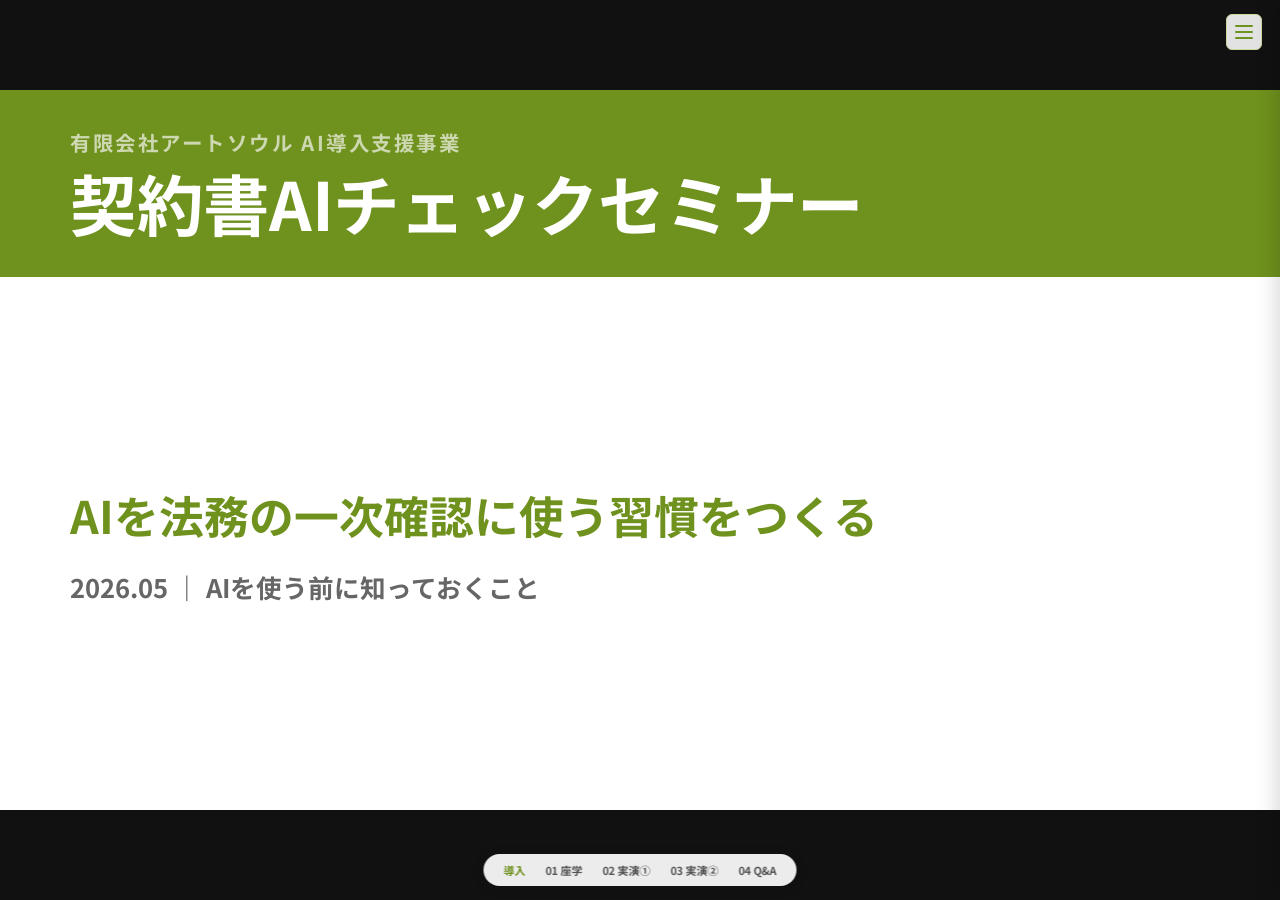
<file: index.html>
<!DOCTYPE html>
<html lang="ja">
<head>
  <meta charset="UTF-8">
  <meta name="viewport" content="width=device-width, initial-scale=1.0">
  <title>契約書AIチェックセミナー</title>
  <link rel="preconnect" href="https://fonts.googleapis.com">
  <link rel="preconnect" href="https://fonts.gstatic.com" crossorigin>
  <link href="https://fonts.googleapis.com/css2?family=Noto+Sans+JP:wght@300;400;500;700&display=swap" rel="stylesheet">
  <link rel="stylesheet" href="css/style.css">
</head>
<body>
  <div class="slide-stage"></div>

  <nav class="section-nav"></nav>

  <button class="sidebar-toggle" aria-label="メニュー">
    <span></span><span></span><span></span>
  </button>
  <div class="sidebar-backdrop"></div>
  <aside class="sidebar">
    <div class="sidebar-title">契約書AIチェックセミナー</div>
    <div class="sidebar-list"></div>
  </aside>

  <script src="js/slides.js"></script>
  <script src="js/app.js"></script>
</body>
</html>
</file>
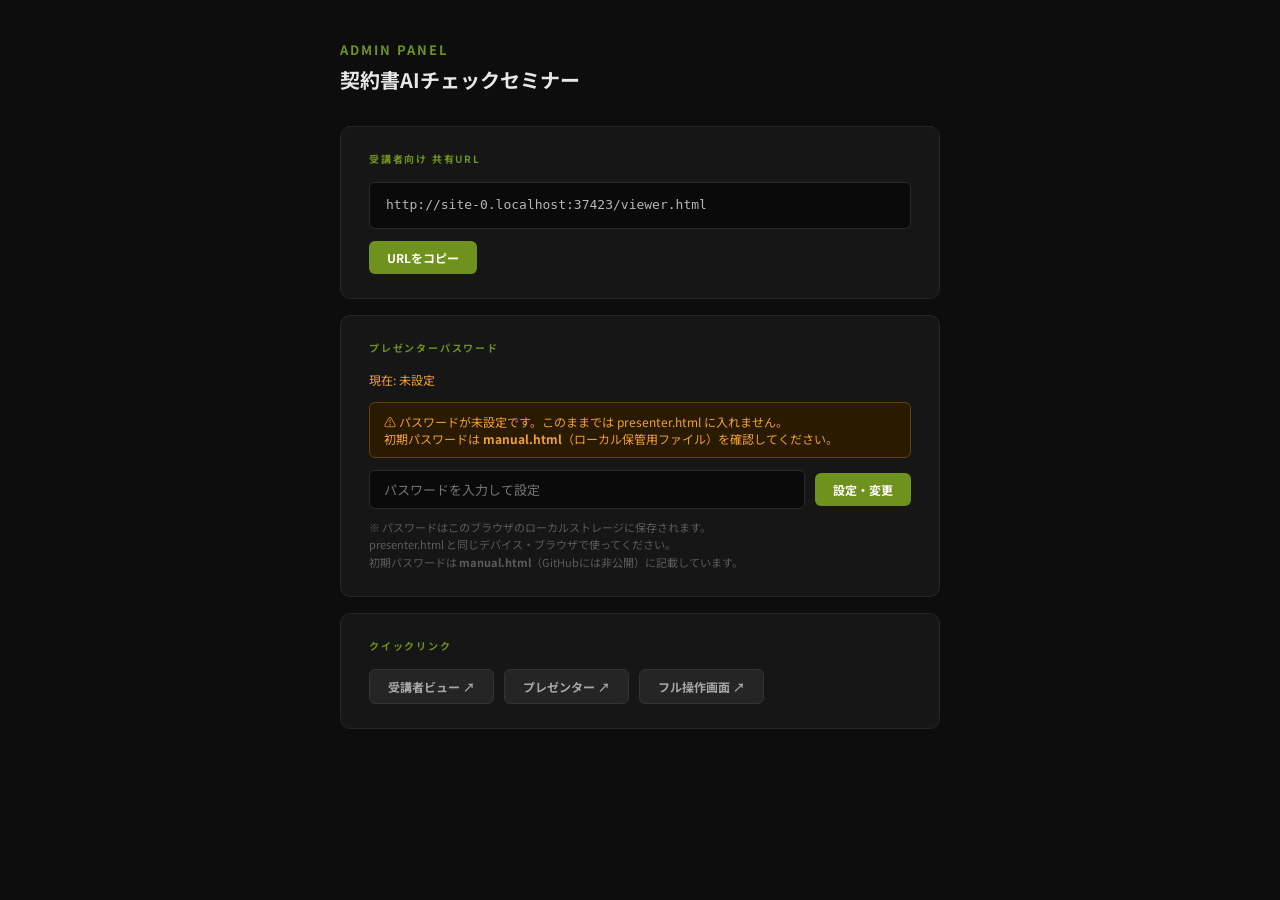
<file: admin.html>
﻿<!DOCTYPE html>
<html lang="ja">
<head>
  <meta charset="UTF-8">
  <meta name="viewport" content="width=device-width, initial-scale=1.0">
  <title>管理画面 — 契約書AIチェックセミナー</title>
  <link rel="preconnect" href="https://fonts.googleapis.com">
  <link rel="preconnect" href="https://fonts.gstatic.com" crossorigin>
  <link href="https://fonts.googleapis.com/css2?family=Noto+Sans+JP:wght@300;400;500;700&display=swap" rel="stylesheet">
  <style>
    *, *::before, *::after { box-sizing: border-box; margin: 0; padding: 0; }
    body {
      background: #0d0d0d;
      color: rgba(255,255,255,.85);
      font-family: 'Noto Sans JP', sans-serif;
      min-height: 100vh;
      display: flex;
      flex-direction: column;
      align-items: center;
      padding: 40px 20px 60px;
    }
    .admin-header {
      width: 100%;
      max-width: 600px;
      margin-bottom: 32px;
    }
    .admin-header h1 {
      font-size: 13px;
      font-weight: 700;
      color: #6F911D;
      letter-spacing: .15em;
      text-transform: uppercase;
      margin-bottom: 6px;
    }
    .admin-header p {
      font-size: 20px;
      font-weight: 700;
      color: rgba(255,255,255,.9);
    }
    .card {
      width: 100%;
      max-width: 600px;
      background: #161616;
      border: 1px solid #252525;
      border-radius: 10px;
      padding: 24px 28px;
      margin-bottom: 16px;
    }
    .card-title {
      font-size: 10px;
      font-weight: 700;
      color: #6F911D;
      letter-spacing: .18em;
      text-transform: uppercase;
      margin-bottom: 16px;
    }
    .url-box {
      background: #0a0a0a;
      border: 1px solid #2a2a2a;
      border-radius: 6px;
      padding: 12px 16px;
      font-size: 13px;
      color: rgba(255,255,255,.7);
      word-break: break-all;
      margin-bottom: 12px;
      font-family: monospace;
      line-height: 1.6;
    }
    .btn {
      display: inline-flex;
      align-items: center;
      gap: 6px;
      padding: 8px 18px;
      border-radius: 6px;
      border: none;
      font-size: 12px;
      font-weight: 700;
      font-family: 'Noto Sans JP', sans-serif;
      cursor: pointer;
      transition: background .15s;
    }
    .btn-primary { background: #6F911D; color: #fff; }
    .btn-primary:hover { background: #5e7a18; }
    .btn-ghost {
      background: #252525;
      color: rgba(255,255,255,.6);
      border: 1px solid #333;
    }
    .btn-ghost:hover { background: #303030; color: #fff; }
    .feedback {
      display: inline-block;
      margin-left: 10px;
      font-size: 11px;
      color: #6F911D;
      font-weight: 700;
      opacity: 0;
      transition: opacity .2s;
    }
    .feedback.show { opacity: 1; }
    .form-row {
      display: flex;
      gap: 10px;
      align-items: center;
    }
    .form-input {
      flex: 1;
      background: #0a0a0a;
      border: 1px solid #2a2a2a;
      border-radius: 6px;
      padding: 9px 14px;
      font-size: 13px;
      color: rgba(255,255,255,.85);
      font-family: 'Noto Sans JP', sans-serif;
      outline: none;
      transition: border-color .15s;
    }
    .form-input:focus { border-color: #6F911D; }
    .pwd-hint {
      font-size: 11px;
      color: rgba(255,255,255,.3);
      margin-top: 10px;
      line-height: 1.6;
    }
    .pwd-current {
      font-size: 12px;
      color: rgba(255,255,255,.45);
      margin-bottom: 14px;
    }
    .links-row {
      display: flex;
      gap: 10px;
      flex-wrap: wrap;
    }
    a.btn { text-decoration: none; }
    .divider {
      width: 100%;
      max-width: 600px;
      height: 1px;
      background: #1e1e1e;
      margin: 8px 0 16px;
    }
  </style>
</head>
<body>
  <div class="admin-header">
    <h1>Admin Panel</h1>
    <p>契約書AIチェックセミナー</p>
  </div>

  <!-- 共有URL -->
  <div class="card">
    <div class="card-title">受講者向け 共有URL</div>
    <div class="url-box" id="share-url-display">—</div>
    <button class="btn btn-primary" onclick="copyShareUrl()">URLをコピー</button>
    <span class="feedback" id="copy-feedback">コピーしました</span>
  </div>

  <!-- パスワード変更 -->
  <div class="card">
    <div class="card-title">プレゼンターパスワード</div>
    <div class="pwd-current" id="pwd-current-label"></div>
    <div id="pwd-warning" style="display:none;background:#2a1a00;border:1px solid #6b3d00;border-radius:6px;padding:10px 14px;font-size:12px;color:#f0a030;margin-bottom:12px;">
      ⚠ パスワードが未設定です。このままでは presenter.html に入れません。<br>初期パスワードは <strong>manual.html</strong>（ローカル保管用ファイル）を確認してください。
    </div>
    <div class="form-row">
      <input type="password" class="form-input" id="new-pwd-input" placeholder="パスワードを入力して設定">
      <button class="btn btn-primary" onclick="savePassword()">設定・変更</button>
    </div>
    <div class="pwd-hint">
      ※ パスワードはこのブラウザのローカルストレージに保存されます。<br>
      presenter.html と同じデバイス・ブラウザで使ってください。<br>
      初期パスワードは <strong>manual.html</strong>（GitHubには非公開）に記載しています。
    </div>
  </div>

  <!-- クイックリンク -->
  <div class="card">
    <div class="card-title">クイックリンク</div>
    <div class="links-row">
      <a class="btn btn-ghost" id="link-viewer" href="viewer.html" target="_blank">受講者ビュー ↗</a>
      <a class="btn btn-ghost" href="presenter.html" target="_blank">プレゼンター ↗</a>
      <a class="btn btn-ghost" href="index.html" target="_blank">フル操作画面 ↗</a>
    </div>
  </div>

  <script>
    var PWD_KEY = 'presenterPwd';

    /* ---- Share URL ---- */
    var shareUrl = location.href.replace(/admin\.html.*$/, 'viewer.html');
    document.getElementById('share-url-display').textContent = shareUrl;
    document.getElementById('link-viewer').href = shareUrl;

    function copyShareUrl() {
      navigator.clipboard.writeText(shareUrl).then(function () {
        var fb = document.getElementById('copy-feedback');
        fb.classList.add('show');
        setTimeout(function () { fb.classList.remove('show'); }, 2000);
      }).catch(function () {
        prompt('URLをコピーしてください:', shareUrl);
      });
    }

    /* ---- Password ---- */
    function updatePwdLabel() {
      var stored = localStorage.getItem(PWD_KEY);
      var el      = document.getElementById('pwd-current-label');
      var warnEl  = document.getElementById('pwd-warning');
      if (stored) {
        el.textContent       = '現在: ' + '●'.repeat(Math.min(stored.length, 16)) + '（設定済み）';
        el.style.color       = 'rgba(255,255,255,.45)';
        warnEl.style.display = 'none';
      } else {
        el.textContent       = '現在: 未設定';
        el.style.color       = '#f0a030';
        warnEl.style.display = 'block';
      }
    }
    updatePwdLabel();

    function savePassword() {
      var input = document.getElementById('new-pwd-input');
      var newPwd = input.value.trim();
      if (!newPwd) { alert('パスワードを入力してください'); return; }
      localStorage.setItem(PWD_KEY, newPwd);
      input.value = '';
      updatePwdLabel();
      alert('パスワードを変更しました。次回 presenter.html を開いたとき反映されます。');
    }

    document.getElementById('new-pwd-input').addEventListener('keydown', function (e) {
      if (e.key === 'Enter') savePassword();
    });
  </script>
</body>
</html>
</file>
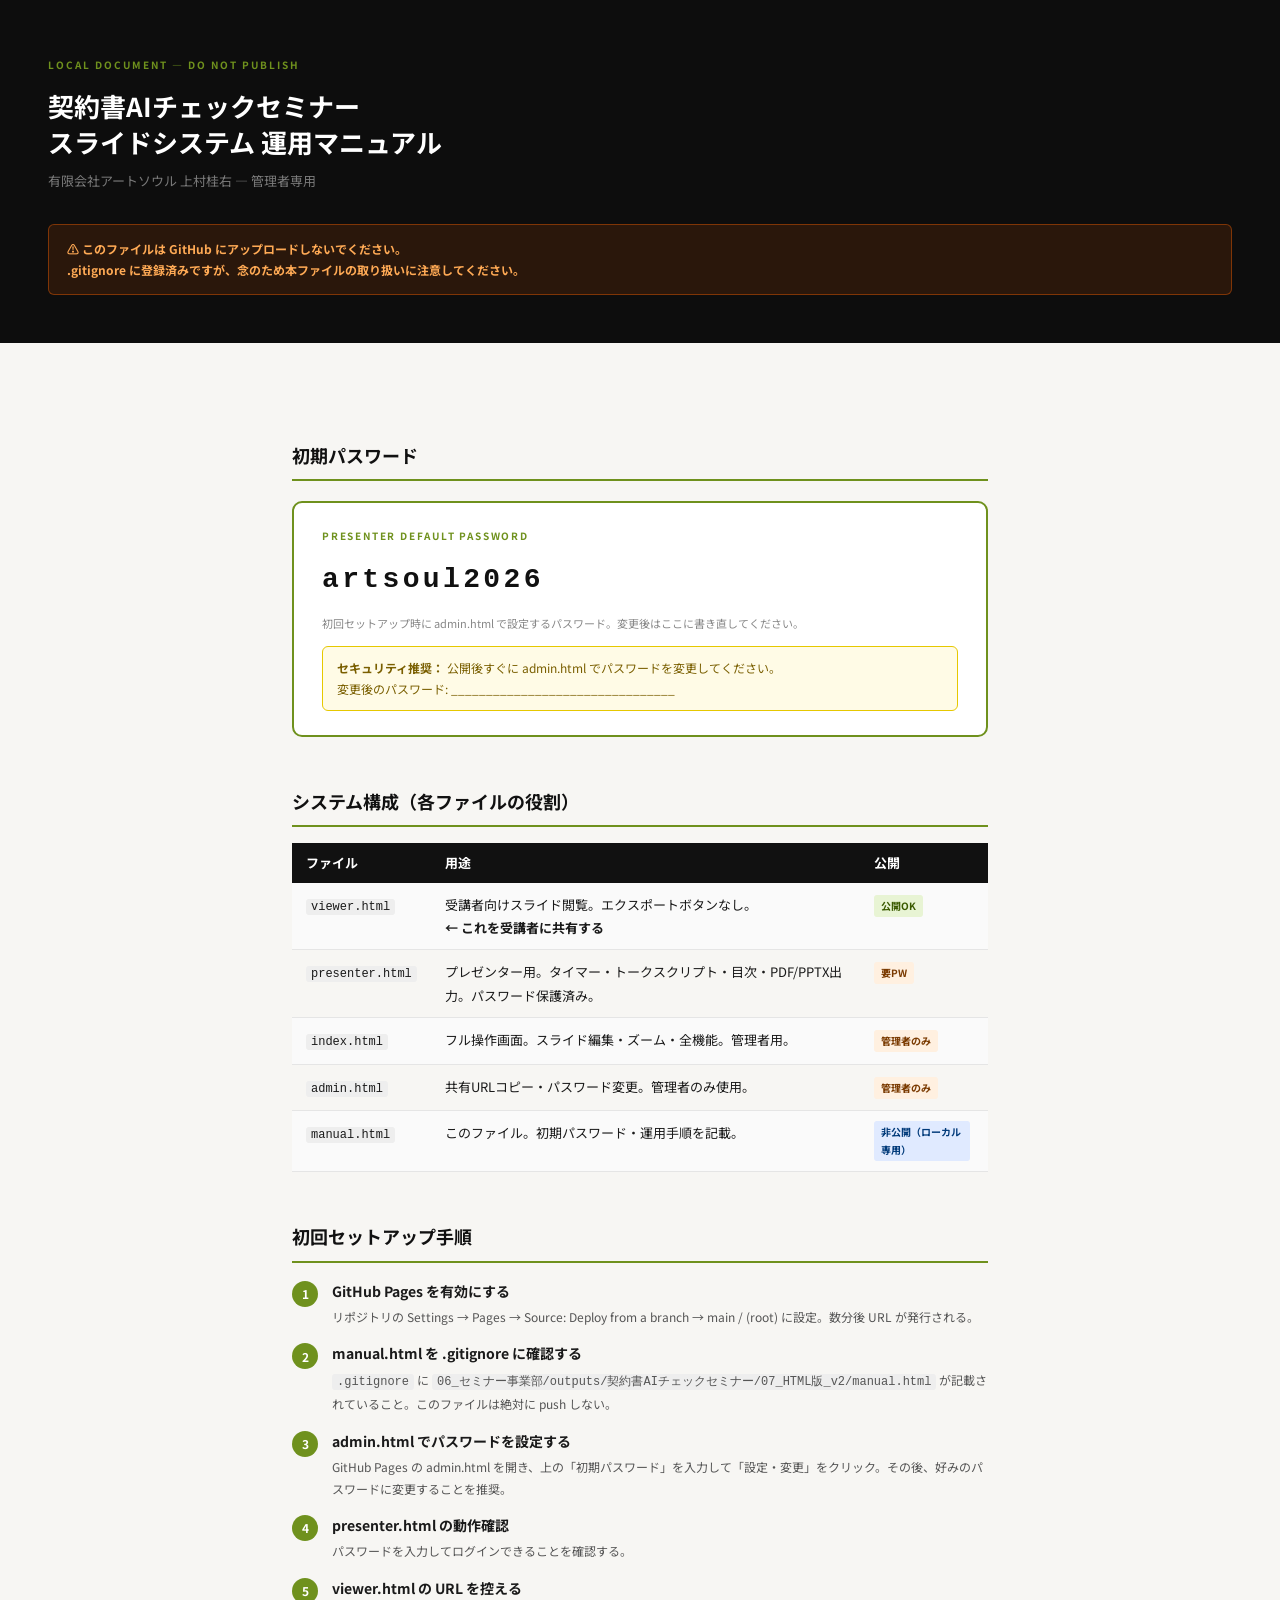
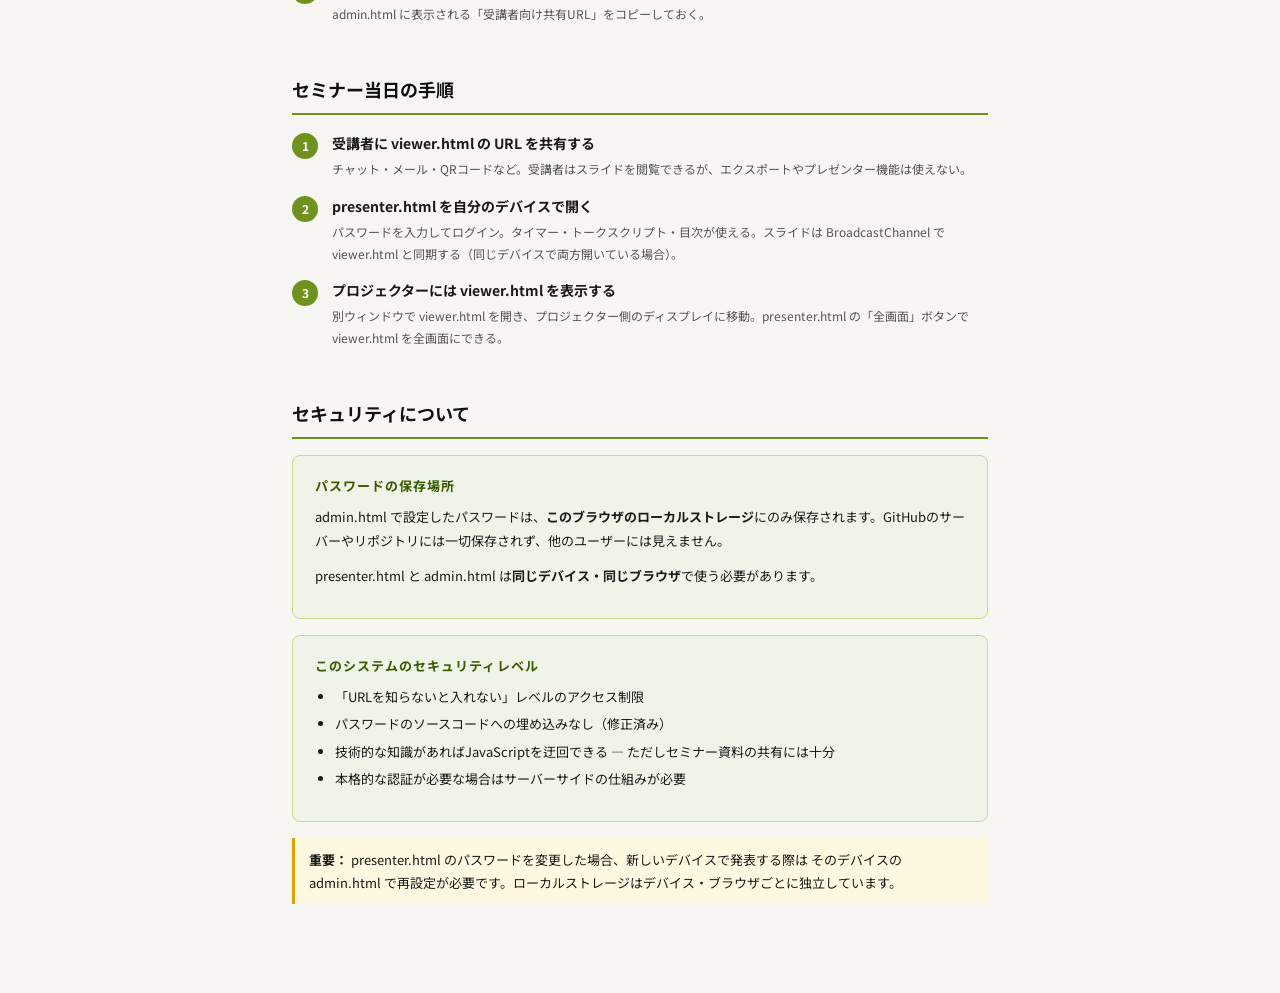
<file: manual.html>
﻿<!DOCTYPE html>
<html lang="ja">
<head>
  <meta charset="UTF-8">
  <meta name="viewport" content="width=device-width, initial-scale=1.0">
  <title>運用マニュアル — 契約書AIチェックセミナー スライドシステム</title>
  <link rel="preconnect" href="https://fonts.googleapis.com">
  <link rel="preconnect" href="https://fonts.gstatic.com" crossorigin>
  <link href="https://fonts.googleapis.com/css2?family=Noto+Sans+JP:wght@300;400;500;700&display=swap" rel="stylesheet">
  <style>
    *, *::before, *::after { box-sizing: border-box; margin: 0; padding: 0; }
    body {
      background: #f7f6f3;
      color: #1a1a1a;
      font-family: 'Noto Sans JP', sans-serif;
      font-size: 14px;
      line-height: 1.8;
      padding: 0 0 80px;
    }
    .cover {
      background: #0d0d0d;
      color: #fff;
      padding: 56px 48px 48px;
    }
    .cover-tag {
      font-size: 10px;
      font-weight: 700;
      color: #6F911D;
      letter-spacing: .2em;
      text-transform: uppercase;
      margin-bottom: 14px;
    }
    .cover h1 {
      font-size: 26px;
      font-weight: 700;
      line-height: 1.4;
      margin-bottom: 8px;
    }
    .cover-sub {
      font-size: 13px;
      color: rgba(255,255,255,.45);
      margin-bottom: 32px;
    }
    .cover-warning {
      background: rgba(255,100,0,.12);
      border: 1px solid rgba(255,100,0,.4);
      border-radius: 6px;
      padding: 14px 18px;
      font-size: 12px;
      color: #ffaa55;
      font-weight: 700;
      line-height: 1.7;
    }
    .content {
      max-width: 760px;
      margin: 0 auto;
      padding: 48px 32px 0;
    }
    h2 {
      font-size: 18px;
      font-weight: 700;
      margin: 48px 0 16px;
      padding-bottom: 8px;
      border-bottom: 2px solid #6F911D;
      color: #111;
    }
    h3 {
      font-size: 13px;
      font-weight: 700;
      margin: 24px 0 8px;
      color: #333;
      text-transform: uppercase;
      letter-spacing: .08em;
    }
    p { margin-bottom: 12px; }
    ul, ol { padding-left: 20px; margin-bottom: 12px; }
    li { margin-bottom: 4px; }

    /* Password box */
    .pwd-box {
      background: #fff;
      border: 2px solid #6F911D;
      border-radius: 10px;
      padding: 24px 28px;
      margin: 20px 0;
    }
    .pwd-box-label {
      font-size: 10px;
      font-weight: 700;
      color: #6F911D;
      letter-spacing: .18em;
      text-transform: uppercase;
      margin-bottom: 10px;
    }
    .pwd-value {
      font-size: 28px;
      font-weight: 700;
      color: #111;
      letter-spacing: .12em;
      font-family: monospace;
      margin-bottom: 8px;
    }
    .pwd-note {
      font-size: 11px;
      color: #888;
    }
    .pwd-change-note {
      background: #fffbe6;
      border: 1px solid #e6c800;
      border-radius: 6px;
      padding: 10px 14px;
      font-size: 12px;
      color: #7a5f00;
      margin-top: 12px;
    }

    /* URL table */
    .url-table {
      width: 100%;
      border-collapse: collapse;
      margin: 16px 0;
      font-size: 13px;
    }
    .url-table th {
      background: #111;
      color: #fff;
      padding: 8px 14px;
      text-align: left;
      font-weight: 700;
    }
    .url-table td {
      padding: 10px 14px;
      border-bottom: 1px solid #e5e5e5;
      vertical-align: top;
    }
    .url-table tr:nth-child(even) td { background: #fafafa; }
    .tag {
      display: inline-block;
      font-size: 10px;
      font-weight: 700;
      padding: 2px 7px;
      border-radius: 3px;
      margin-right: 4px;
    }
    .tag-public  { background: #e8f4d4; color: #3a5a00; }
    .tag-private { background: #fff0e0; color: #7a3a00; }
    .tag-local   { background: #e0eaff; color: #003a7a; }

    /* Steps */
    .step-list { list-style: none; padding: 0; }
    .step-list li {
      display: flex;
      gap: 14px;
      margin-bottom: 14px;
      align-items: flex-start;
    }
    .step-num {
      flex-shrink: 0;
      width: 26px;
      height: 26px;
      background: #6F911D;
      color: #fff;
      border-radius: 50%;
      font-size: 12px;
      font-weight: 700;
      display: flex;
      align-items: center;
      justify-content: center;
      margin-top: 2px;
    }
    .step-body { flex: 1; }
    .step-title { font-weight: 700; margin-bottom: 2px; }
    .step-desc  { font-size: 12px; color: #555; }

    /* Security note */
    .security-box {
      background: #f0f4e8;
      border: 1px solid #c8dc8c;
      border-radius: 8px;
      padding: 18px 22px;
      margin: 16px 0;
      font-size: 13px;
    }
    .security-box h3 { margin-top: 0; color: #3a5a00; }

    code {
      background: #eee;
      padding: 1px 5px;
      border-radius: 3px;
      font-family: monospace;
      font-size: 12px;
    }
    .notice {
      background: #fff8e0;
      border-left: 3px solid #e0a000;
      padding: 10px 14px;
      margin: 12px 0;
      font-size: 13px;
    }
  </style>
</head>
<body>

<div class="cover">
  <div class="cover-tag">Local Document — Do Not Publish</div>
  <h1>契約書AIチェックセミナー<br>スライドシステム 運用マニュアル</h1>
  <div class="cover-sub">有限会社アートソウル 上村桂右 — 管理者専用</div>
  <div class="cover-warning">
    ⚠ このファイルは GitHub にアップロードしないでください。<br>
    .gitignore に登録済みですが、念のため本ファイルの取り扱いに注意してください。
  </div>
</div>

<div class="content">

  <!-- ========== 初期パスワード ========== -->
  <h2>初期パスワード</h2>

  <div class="pwd-box">
    <div class="pwd-box-label">Presenter Default Password</div>
    <div class="pwd-value">artsoul2026</div>
    <div class="pwd-note">初回セットアップ時に admin.html で設定するパスワード。変更後はここに書き直してください。</div>
    <div class="pwd-change-note">
      <strong>セキュリティ推奨：</strong> 公開後すぐに admin.html でパスワードを変更してください。<br>
      変更後のパスワード: ________________________________
    </div>
  </div>

  <!-- ========== システム構成 ========== -->
  <h2>システム構成（各ファイルの役割）</h2>

  <table class="url-table">
    <tr>
      <th>ファイル</th>
      <th>用途</th>
      <th>公開</th>
    </tr>
    <tr>
      <td><code>viewer.html</code></td>
      <td>受講者向けスライド閲覧。エクスポートボタンなし。<br><strong>← これを受講者に共有する</strong></td>
      <td><span class="tag tag-public">公開OK</span></td>
    </tr>
    <tr>
      <td><code>presenter.html</code></td>
      <td>プレゼンター用。タイマー・トークスクリプト・目次・PDF/PPTX出力。パスワード保護済み。</td>
      <td><span class="tag tag-private">要PW</span></td>
    </tr>
    <tr>
      <td><code>index.html</code></td>
      <td>フル操作画面。スライド編集・ズーム・全機能。管理者用。</td>
      <td><span class="tag tag-private">管理者のみ</span></td>
    </tr>
    <tr>
      <td><code>admin.html</code></td>
      <td>共有URLコピー・パスワード変更。管理者のみ使用。</td>
      <td><span class="tag tag-private">管理者のみ</span></td>
    </tr>
    <tr>
      <td><code>manual.html</code></td>
      <td>このファイル。初期パスワード・運用手順を記載。</td>
      <td><span class="tag tag-local">非公開（ローカル専用）</span></td>
    </tr>
  </table>

  <!-- ========== 初期セットアップ ========== -->
  <h2>初回セットアップ手順</h2>

  <ul class="step-list">
    <li>
      <div class="step-num">1</div>
      <div class="step-body">
        <div class="step-title">GitHub Pages を有効にする</div>
        <div class="step-desc">リポジトリの Settings → Pages → Source: Deploy from a branch → main / (root) に設定。数分後 URL が発行される。</div>
      </div>
    </li>
    <li>
      <div class="step-num">2</div>
      <div class="step-body">
        <div class="step-title">manual.html を .gitignore に確認する</div>
        <div class="step-desc"><code>.gitignore</code> に <code>06_セミナー事業部/outputs/契約書AIチェックセミナー/07_HTML版_v2/manual.html</code> が記載されていること。このファイルは絶対に push しない。</div>
      </div>
    </li>
    <li>
      <div class="step-num">3</div>
      <div class="step-body">
        <div class="step-title">admin.html でパスワードを設定する</div>
        <div class="step-desc">GitHub Pages の admin.html を開き、上の「初期パスワード」を入力して「設定・変更」をクリック。その後、好みのパスワードに変更することを推奨。</div>
      </div>
    </li>
    <li>
      <div class="step-num">4</div>
      <div class="step-body">
        <div class="step-title">presenter.html の動作確認</div>
        <div class="step-desc">パスワードを入力してログインできることを確認する。</div>
      </div>
    </li>
    <li>
      <div class="step-num">5</div>
      <div class="step-body">
        <div class="step-title">viewer.html の URL を控える</div>
        <div class="step-desc">admin.html に表示される「受講者向け共有URL」をコピーしておく。</div>
      </div>
    </li>
  </ul>

  <!-- ========== セミナー当日の手順 ========== -->
  <h2>セミナー当日の手順</h2>

  <ul class="step-list">
    <li>
      <div class="step-num">1</div>
      <div class="step-body">
        <div class="step-title">受講者に viewer.html の URL を共有する</div>
        <div class="step-desc">チャット・メール・QRコードなど。受講者はスライドを閲覧できるが、エクスポートやプレゼンター機能は使えない。</div>
      </div>
    </li>
    <li>
      <div class="step-num">2</div>
      <div class="step-body">
        <div class="step-title">presenter.html を自分のデバイスで開く</div>
        <div class="step-desc">パスワードを入力してログイン。タイマー・トークスクリプト・目次が使える。スライドは BroadcastChannel で viewer.html と同期する（同じデバイスで両方開いている場合）。</div>
      </div>
    </li>
    <li>
      <div class="step-num">3</div>
      <div class="step-body">
        <div class="step-title">プロジェクターには viewer.html を表示する</div>
        <div class="step-desc">別ウィンドウで viewer.html を開き、プロジェクター側のディスプレイに移動。presenter.html の「全画面」ボタンで viewer.html を全画面にできる。</div>
      </div>
    </li>
  </ul>

  <!-- ========== セキュリティについて ========== -->
  <h2>セキュリティについて</h2>

  <div class="security-box">
    <h3>パスワードの保存場所</h3>
    <p>admin.html で設定したパスワードは、<strong>このブラウザのローカルストレージ</strong>にのみ保存されます。GitHubのサーバーやリポジトリには一切保存されず、他のユーザーには見えません。</p>
    <p>presenter.html と admin.html は<strong>同じデバイス・同じブラウザ</strong>で使う必要があります。</p>
  </div>

  <div class="security-box">
    <h3>このシステムのセキュリティレベル</h3>
    <ul>
      <li>「URLを知らないと入れない」レベルのアクセス制限</li>
      <li>パスワードのソースコードへの埋め込みなし（修正済み）</li>
      <li>技術的な知識があればJavaScriptを迂回できる — ただしセミナー資料の共有には十分</li>
      <li>本格的な認証が必要な場合はサーバーサイドの仕組みが必要</li>
    </ul>
  </div>

  <div class="notice">
    <strong>重要：</strong> presenter.html のパスワードを変更した場合、新しいデバイスで発表する際は
    そのデバイスの admin.html で再設定が必要です。ローカルストレージはデバイス・ブラウザごとに独立しています。
  </div>

</div>
</body>
</html>
</file>
<file: css/style.css>
/* =============================================
   契約書AIチェックセミナー — kei_model テーマ
   ============================================= */

/* --- CSS Variables (kei_model) --- */
:root {
  --c-primary:       #6F911D;
  --c-primary-dark:  #5E791A;
  --c-primary-mid:   #A6BE54;
  --c-primary-light: #C7D99B;
  --c-primary-pale:  #E8F1D8;
  --c-accent:        #FABE00;
  --c-accent-blue:   #38B6FF;
  --c-dark:          #333333;
  --c-mid:           #404040;
  --c-text:          #333333;
  --c-text-sub:      #666666;
  --c-line:          #C7D99B;
  --c-base:          #ffffff;
  --c-gray-light:    #F5F8ED;
  --c-risk-h:        #c0392b;
  --c-risk-m:        #e67e22;
  --c-risk-l:        #27ae60;
  --tz:              1;
}

/* --- Reset --- */
*, *::before, *::after { box-sizing: border-box; margin: 0; padding: 0; }

body {
  font-family: 'Noto Sans JP', 'Hiragino Sans', 'Meiryo', sans-serif;
  background: #111;
  overflow: hidden;
  color: var(--c-text);
  font-weight: 700;
}

/* =============================================
   SLIDE STAGE
   ============================================= */
.slide-stage {
  position: fixed;
  inset: 0;
  overflow: hidden;
}

/* =============================================
   BASE SLIDE
   ============================================= */
.slide {
  position: absolute;
  top: 50%;
  left: 50%;
  transform: translate(-50%, -50%);
  width: 100vw;
  height: 100vh;
  max-width: calc(100vh * 16 / 9);
  max-height: calc(100vw * 9 / 16);
  background: var(--c-base);
  overflow: hidden;
  opacity: 0;
  pointer-events: none;
  transition: opacity .15s ease;
  container-type: inline-size;
  display: flex;
  flex-direction: column;
}

.slide.active {
  opacity: 1;
  pointer-events: auto;
  z-index: 1;
}

/* =============================================
   SLIDE TYPES — kei_model
   ============================================= */

/* ── Type A: Cover ── */
.slide-cover {
  background: var(--c-base);
  flex-direction: column;
}

.slide-cover-bar {
  background: var(--c-primary);
  width: 100%;
  min-height: 26%;
  display: flex;
  flex-direction: column;
  justify-content: center;
  padding: 2cqw 5.5cqw;
  flex-shrink: 0;
  position: relative;
}

.slide-cover-tag {
  font-size: calc(1.6cqw * var(--tz));
  color: rgba(255,255,255,.65);
  letter-spacing: .12em;
  margin-bottom: .5cqw;
}

.slide-cover-title {
  font-size: calc(5.2cqw * var(--tz));
  font-weight: 700;
  color: #fff;
  line-height: 1.15;
  letter-spacing: -.01em;
}

.slide-cover-body {
  flex: 1;
  display: flex;
  flex-direction: column;
  justify-content: center;
  padding: 2cqw 5.5cqw;
  gap: 1.2cqw;
}

.slide-cover-sub {
  font-size: calc(3.5cqw * var(--tz));
  font-weight: 700;
  color: var(--c-primary);
}

.slide-cover-meta {
  font-size: calc(2.0cqw * var(--tz));
  color: var(--c-text-sub);
  margin-top: .5cqw;
}

.slide-cover-brand {
  position: absolute;
  right: 3.5cqw;
  bottom: 2cqw;
  font-size: calc(1.3cqw * var(--tz));
  color: var(--c-primary);
}

/* ── Type B: Section Divider ── */
.slide-section {
  background: var(--c-dark);
  color: #fff;
  justify-content: center;
  align-items: center;
  text-align: center;
}

.s-section-accent-bar {
  width: 4cqw;
  height: .3cqw;
  background: var(--c-accent);
  border-radius: 99px;
  margin: 0 auto 1.2cqw;
}

.s-section-chapter {
  font-size: calc(1.2cqw * var(--tz));
  font-weight: 700;
  letter-spacing: .25em;
  color: var(--c-accent);
}

.s-section-title {
  font-size: calc(4.2cqw * var(--tz));
  font-weight: 700;
  line-height: 1.2;
  color: #fff;
  margin-top: .6cqw;
}

.s-section-lead {
  font-size: calc(1.8cqw * var(--tz));
  color: rgba(255,255,255,.65);
  margin-top: .8cqw;
}

/* ── Type C: Impact / Question ── */
.slide-impact {
  background: var(--c-mid);
  flex-direction: column;
  justify-content: center;
}

.s-impact-tag {
  font-size: calc(2.4cqw * var(--tz));
  font-weight: 700;
  color: var(--c-primary);
  padding: 0 5.5cqw 1cqw;
}

.s-impact-main {
  font-size: calc(5.2cqw * var(--tz));
  font-weight: 700;
  color: #fff;
  line-height: 1.4;
  padding: 0 5.5cqw;
}

.s-impact-main em {
  color: var(--c-accent);
  font-style: normal;
}

.s-impact-main .green { color: var(--c-primary-light); }

.s-impact-sub {
  font-size: calc(1.8cqw * var(--tz));
  color: rgba(255,255,255,.6);
  padding: 1.2cqw 3.5cqw 0;
}

/* ── Quote ── */
.slide-quote {
  background: var(--c-primary-pale);
  justify-content: center;
  align-items: center;
}

.s-quote-mark {
  font-size: 8cqw;
  color: var(--c-primary-light);
  line-height: .7;
  display: block;
  text-align: left;
  padding-left: 5cqw;
  margin-bottom: .5cqw;
}

.s-quote {
  font-size: calc(3.4cqw * var(--tz));
  font-weight: 700;
  line-height: 1.7;
  text-align: center;
  color: var(--c-primary-dark);
  padding: 0 6cqw;
}

/* ── Metric (big number) ── */
.slide-metric {
  background: var(--c-dark);
  justify-content: center;
  align-items: center;
  text-align: center;
}

.s-metric-lead {
  font-size: calc(2cqw * var(--tz));
  color: rgba(255,255,255,.55);
  margin-bottom: .8cqw;
}

.s-metric-value {
  font-size: calc(11cqw * var(--tz));
  font-weight: 700;
  color: var(--c-accent);
  line-height: 1;
  letter-spacing: -.02em;
}

.s-metric-unit {
  font-size: calc(3.5cqw * var(--tz));
  color: #fff;
  font-weight: 700;
  margin-top: .3cqw;
}

.s-metric-desc {
  font-size: calc(2.2cqw * var(--tz));
  color: #fff;
  margin-top: .8cqw;
}

.s-metric-source {
  font-size: calc(1.1cqw * var(--tz));
  color: rgba(255,255,255,.4);
  margin-top: 1.2cqw;
}

/* ── Ending ── */
.slide-ending {
  background: var(--c-primary);
  color: #fff;
  justify-content: center;
  align-items: center;
  text-align: center;
}

.s-ending-main {
  font-size: calc(4cqw * var(--tz));
  font-weight: 700;
  line-height: 1.4;
  max-width: 72cqw;
}

.s-ending-sub {
  font-size: calc(1.8cqw * var(--tz));
  color: rgba(255,255,255,.75);
  margin-top: 2cqw;
  font-weight: 400;
}

.s-ending-bar {
  width: 4cqw;
  height: .3cqw;
  background: var(--c-accent);
  border-radius: 99px;
  margin: 1.8cqw auto;
}

/* =============================================
   SLIDE LAYOUT PRIMITIVES
   ============================================= */
.slide-header {
  padding: 1.8cqw 5.5cqw 0;
  border-bottom: .2cqw solid var(--c-line);
  padding-bottom: 1cqw;
  flex-shrink: 0;
}

.slide-h2 {
  font-size: calc(3.4cqw * var(--tz));
  font-weight: 700;
  color: var(--c-primary);
}

.slide-content {
  flex: 1;
  padding: 1.8cqw 5.5cqw;
  display: flex;
  flex-direction: column;
  justify-content: center;
  gap: 1cqw;
  overflow: hidden;
}

.slide-content-center {
  align-items: center;
  text-align: center;
}

/* =============================================
   TYPOGRAPHY
   ============================================= */
.slide-h1 { font-size: calc(5.5cqw * var(--tz)); font-weight: 700; color: var(--c-primary); }
.slide-h3 { font-size: calc(2.3cqw * var(--tz)); font-weight: 700; color: var(--c-primary); }
.slide-body { font-size: calc(2.3cqw * var(--tz)); line-height: 1.7; }
.slide-caption { font-size: calc(1.45cqw * var(--tz)); color: var(--c-text-sub); }

/* =============================================
   LIST STYLES
   ============================================= */
.s-list {
  list-style: none;
  display: flex;
  flex-direction: column;
  gap: .6cqw;
}

.s-list li {
  font-size: calc(2.2cqw * var(--tz));
  line-height: 1.6;
  padding-left: 1.4cqw;
  position: relative;
  color: var(--c-text);
}

.s-list li::before {
  content: '●';
  position: absolute;
  left: 0;
  color: var(--c-primary-mid);
  font-size: 1cqw;
  top: .38cqw;
}

.s-list li.s-list-head {
  font-weight: 700;
  color: var(--c-primary);
  font-size: calc(2.3cqw * var(--tz));
  margin-top: .6cqw;
}

.s-list li.s-list-head::before { content: none; }

.s-list li.s-list-sub {
  font-size: calc(1.95cqw * var(--tz));
  color: var(--c-text-sub);
  padding-left: 2.2cqw;
}

.s-list li.s-list-sub::before {
  content: '─';
  color: var(--c-primary-mid);
  font-size: 1.3cqw;
  top: .28cqw;
  left: .8cqw;
}

.s-list li.s-list-callout {
  background: var(--c-primary-pale);
  border-left: .3cqw solid var(--c-primary);
  padding: .7cqw 1.2cqw;
  border-radius: 0 .5cqw .5cqw 0;
  font-weight: 700;
  color: var(--c-primary-dark);
  margin-top: .5cqw;
}

.s-list li.s-list-callout::before { content: none; }

.s-list li.s-list-arrow {
  color: var(--c-text-sub);
  font-size: calc(2.1cqw * var(--tz));
  padding-left: 1.8cqw;
}

.s-list li.s-list-arrow::before {
  content: '→';
  color: var(--c-accent);
  font-size: 1.5cqw;
  top: .25cqw;
}

.s-list li.s-list-q {
  font-weight: 700;
  color: var(--c-primary);
  font-size: calc(2.05cqw * var(--tz));
  margin-top: .7cqw;
}

.s-list li.s-list-q::before { content: none; }

/* =============================================
   METRIC NUMBER  (inline, light bg)
   ============================================= */
.s-inline-metric {
  display: flex;
  flex-direction: column;
  align-items: center;
  gap: .3cqw;
}

.s-inline-num {
  font-size: calc(8cqw * var(--tz));
  font-weight: 700;
  color: var(--c-primary);
  line-height: 1;
}

.s-inline-unit { font-size: calc(2.5cqw * var(--tz)); color: var(--c-text); }
.s-inline-desc { font-size: calc(1.6cqw * var(--tz)); color: var(--c-text-sub); }

/* =============================================
   COMPARISON LAYOUT
   ============================================= */
.s-compare {
  display: grid;
  grid-template-columns: 1fr 1fr;
  gap: 2cqw;
  flex: 1;
}

.s-compare-col {
  border-radius: .8cqw;
  padding: 1.8cqw;
  display: flex;
  flex-direction: column;
  gap: 1cqw;
}

.s-compare-col.neutral {
  background: #f5f5f5;
  border: .15cqw solid #ddd;
}

.s-compare-col.positive {
  background: var(--c-primary-pale);
  border: .2cqw solid var(--c-primary-light);
}

.s-compare-badge {
  display: inline-flex;
  align-items: center;
  gap: .5cqw;
  font-size: calc(1.25cqw * var(--tz));
  font-weight: 700;
  letter-spacing: .05em;
  padding: .35cqw 1cqw;
  border-radius: 99px;
}

.neutral .s-compare-badge {
  background: #ddd;
  color: var(--c-text-sub);
}

.positive .s-compare-badge {
  background: var(--c-primary);
  color: #fff;
}

.s-compare-title {
  font-size: calc(2.3cqw * var(--tz));
  font-weight: 700;
  color: var(--c-text);
}

.positive .s-compare-title { color: var(--c-primary); }

.s-compare-items {
  list-style: none;
  display: flex;
  flex-direction: column;
  gap: .6cqw;
}

.s-compare-items li {
  font-size: calc(2.0cqw * var(--tz));
  line-height: 1.5;
  padding-left: 1.4cqw;
  position: relative;
  color: var(--c-text);
}

.s-compare-items li::before {
  content: '✓';
  position: absolute;
  left: 0;
  font-size: 1.1cqw;
  top: .15cqw;
}

.neutral .s-compare-items li::before { color: #aaa; }
.positive .s-compare-items li::before { color: var(--c-primary); }

/* =============================================
   PROCESS FLOW
   ============================================= */
.s-flow {
  display: flex;
  align-items: stretch;
  gap: 0;
  flex: 1;
}

.s-flow-step {
  flex: 1;
  display: flex;
  flex-direction: column;
  align-items: center;
  justify-content: center;
  text-align: center;
  padding: 1.5cqw .8cqw;
  background: var(--c-primary-pale);
  border-radius: .8cqw;
  position: relative;
}

.s-flow-step + .s-flow-step {
  margin-left: 2.5cqw;
}

.s-flow-step + .s-flow-step::before {
  content: '▶';
  position: absolute;
  left: -1.8cqw;
  top: 50%;
  transform: translateY(-50%);
  color: var(--c-primary-mid);
  font-size: 1.3cqw;
}

.s-flow-num {
  width: 3cqw;
  height: 3cqw;
  border-radius: 50%;
  background: var(--c-primary);
  color: #fff;
  font-size: 1.5cqw;
  font-weight: 700;
  display: flex;
  align-items: center;
  justify-content: center;
  margin-bottom: .8cqw;
  flex-shrink: 0;
}

.s-flow-label {
  font-size: calc(2.1cqw * var(--tz));
  font-weight: 700;
  color: var(--c-primary);
  margin-bottom: .4cqw;
}

.s-flow-desc {
  font-size: calc(1.7cqw * var(--tz));
  color: var(--c-text-sub);
  line-height: 1.5;
}

/* =============================================
   PROMPT / CODE BOX
   ============================================= */
.s-prompt-wrap { position: relative; }

.s-prompt-box {
  background: #F5F8ED;
  border: .1cqw solid var(--c-line);
  border-left: .4cqw solid var(--c-primary);
  border-radius: 0 .6cqw .6cqw 0;
  padding: 1.2cqw 1.5cqw;
  font-family: 'Noto Sans JP', monospace;
  font-size: calc(1.85cqw * var(--tz));
  white-space: pre-wrap;
  line-height: 1.7;
  color: #334155;
  overflow-y: auto;
  max-height: 55cqh;
}

.s-prompt-copy {
  position: absolute;
  top: .6cqw;
  right: .6cqw;
  background: var(--c-primary);
  color: #fff;
  border: none;
  border-radius: .3cqw;
  padding: .3cqw .8cqw;
  font-size: calc(1.3cqw * var(--tz));
  cursor: pointer;
  font-family: 'Noto Sans JP', sans-serif;
  font-weight: 700;
  transition: background .15s;
}

.s-prompt-copy:hover { background: var(--c-primary-dark); }

/* =============================================
   RISK ITEMS
   ============================================= */
.s-risk-list {
  display: flex;
  flex-direction: column;
  gap: .8cqw;
  overflow-y: auto;
  flex: 1;
}

.s-risk-item {
  border: .1cqw solid var(--c-line);
  border-radius: .6cqw;
  overflow: hidden;
}

.s-risk-header {
  display: flex;
  align-items: center;
  gap: .8cqw;
  padding: .65cqw 1.2cqw;
  background: var(--c-gray-light);
}

.s-risk-badge {
  font-size: calc(1.1cqw * var(--tz));
  font-weight: 700;
  padding: .2cqw .75cqw;
  border-radius: 99px;
  color: #fff;
  flex-shrink: 0;
}

.s-risk-badge.high { background: var(--c-risk-h); }
.s-risk-badge.mid  { background: var(--c-risk-m); }
.s-risk-badge.low  { background: var(--c-risk-l); }
.s-risk-badge.info { background: var(--c-primary); }

.s-risk-title {
  font-size: calc(2.0cqw * var(--tz));
  font-weight: 700;
  color: var(--c-text);
}

.s-risk-body {
  padding: .8cqw 1.2cqw;
  font-size: calc(1.85cqw * var(--tz));
  line-height: 1.6;
  color: var(--c-text);
}

.s-risk-sub {
  font-size: calc(1.5cqw * var(--tz));
  color: var(--c-text-sub);
  margin-top: .3cqw;
}

.s-risk-proposal {
  background: var(--c-primary-pale);
  border-left: .25cqw solid var(--c-primary);
  padding: .5cqw .8cqw;
  border-radius: 0 .3cqw .3cqw 0;
  font-size: calc(1.6cqw * var(--tz));
  color: var(--c-primary-dark);
  margin-top: .4cqw;
}

/* =============================================
   ROUTE SELECTOR
   ============================================= */
.s-routes {
  display: grid;
  grid-template-columns: 1fr 1fr 1fr;
  gap: 1.5cqw;
}

.s-route-card {
  background: var(--c-primary-pale);
  border: .15cqw solid var(--c-primary-light);
  border-radius: .8cqw;
  padding: 1.2cqw;
  display: flex;
  flex-direction: column;
  gap: .6cqw;
}

.s-route-label {
  font-size: calc(1.5cqw * var(--tz));
  font-weight: 700;
  color: var(--c-primary);
  letter-spacing: .08em;
}

.s-route-title {
  font-size: calc(2.0cqw * var(--tz));
  font-weight: 700;
  color: var(--c-text);
}

.s-route-desc {
  font-size: calc(1.65cqw * var(--tz));
  color: var(--c-text-sub);
  line-height: 1.5;
}

.s-card-items {
  list-style: none;
  display: flex;
  flex-direction: column;
  gap: .5cqw;
  margin-top: .5cqw;
}

.s-card-items li {
  font-size: calc(1.65cqw * var(--tz));
  color: var(--c-text-sub);
  line-height: 1.55;
  padding-left: 1.2cqw;
  position: relative;
}

.s-card-items li::before {
  content: '›';
  position: absolute;
  left: 0;
  color: var(--c-primary-mid);
  font-size: 1.4cqw;
  font-weight: 700;
  line-height: 1.3;
}

/* =============================================
   STEP ROWS
   ============================================= */
.s-steps {
  display: flex;
  flex-direction: column;
  gap: .7cqw;
}

.s-step-row {
  display: flex;
  align-items: flex-start;
  gap: 1cqw;
  background: var(--c-primary-pale);
  border-radius: .5cqw;
  padding: .9cqw 1.2cqw;
}

.s-step-num {
  flex-shrink: 0;
  width: 2.4cqw;
  height: 2.4cqw;
  border-radius: 50%;
  background: var(--c-primary);
  color: #fff;
  font-size: 1.25cqw;
  font-weight: 700;
  display: flex;
  align-items: center;
  justify-content: center;
}

.s-step-text {
  font-size: calc(2.1cqw * var(--tz));
  line-height: 1.5;
  color: var(--c-text);
}

.s-step-sub {
  font-size: calc(1.65cqw * var(--tz));
  color: var(--c-text-sub);
  margin-top: .2cqw;
}

/* =============================================
   CALLOUT / HIGHLIGHT BOX
   ============================================= */
.s-callout {
  background: #FFFBEB;
  border-left: .3cqw solid var(--c-accent);
  padding: .9cqw 1.3cqw;
  border-radius: 0 .5cqw .5cqw 0;
  font-size: calc(2.0cqw * var(--tz));
  color: var(--c-text);
  margin-top: .5cqw;
}

.s-callout strong { color: #a07800; }

/* 番号バッジ型ポイント */
.s-point-list {
  display: flex;
  flex-direction: column;
  gap: 1.2cqw;
  flex: 1;
  justify-content: center;
}

.s-point-row {
  display: flex;
  align-items: flex-start;
  gap: 1.5cqw;
  background: var(--c-primary-pale);
  border-radius: .6cqw;
  padding: 1.2cqw 1.5cqw;
}

.s-point-badge {
  flex-shrink: 0;
  min-width: 3cqw;
  height: 3cqw;
  border-radius: .5cqw;
  background: var(--c-primary);
  color: #fff;
  font-size: 1.5cqw;
  font-weight: 700;
  display: flex;
  align-items: center;
  justify-content: center;
  padding: 0 .6cqw;
}

.s-point-content {}

.s-point-title {
  font-size: calc(2.05cqw * var(--tz));
  font-weight: 700;
  color: var(--c-primary);
}

.s-point-desc {
  font-size: calc(1.65cqw * var(--tz));
  color: var(--c-text-sub);
  margin-top: .25cqw;
  line-height: 1.5;
}

/* =============================================
   SECTION NAV
   ============================================= */
.section-nav {
  position: fixed;
  bottom: 14px;
  left: 50%;
  transform: translateX(-50%);
  z-index: 50;
  display: flex;
  flex-wrap: wrap;
  justify-content: center;
  gap: 4px 12px;
  max-width: 60vw;
  background: rgba(255,255,255,.92);
  backdrop-filter: blur(8px);
  padding: 6px 16px;
  border-radius: 999px;
  box-shadow: 0 2px 12px rgba(0,0,0,.18);
  transition: background .2s;
}

.section-nav-item {
  font-size: 11px;
  color: #555;
  cursor: pointer;
  padding: 2px 4px;
  font-weight: 700;
  white-space: nowrap;
  transition: color .15s;
}

.section-nav-item:hover { color: var(--c-primary); }

.section-nav-item.current {
  color: var(--c-primary);
  font-weight: 700;
}

.section-nav.on-dark {
  background: rgba(20,20,20,.82);
}
.section-nav.on-dark .section-nav-item { color: rgba(255,255,255,.65); }
.section-nav.on-dark .section-nav-item:hover { color: #fff; }
.section-nav.on-dark .section-nav-item.current { color: #fff; font-weight: 700; }

/* =============================================
   SIDEBAR
   ============================================= */
.sidebar-toggle {
  position: fixed;
  top: 14px;
  right: 18px;
  width: 36px;
  height: 36px;
  background: rgba(255,255,255,.88);
  border: 1px solid var(--c-line);
  border-radius: 6px;
  z-index: 60;
  cursor: pointer;
  display: flex;
  flex-direction: column;
  align-items: center;
  justify-content: center;
  gap: 4px;
  backdrop-filter: blur(6px);
}

.sidebar-toggle span {
  display: block;
  width: 18px;
  height: 2px;
  background: var(--c-primary);
  border-radius: 2px;
}

.sidebar-backdrop {
  position: fixed;
  inset: 0;
  background: rgba(0,0,0,.4);
  opacity: 0;
  pointer-events: none;
  transition: opacity .2s;
  z-index: 70;
}

.sidebar-backdrop.open { opacity: 1; pointer-events: auto; }

.sidebar {
  position: fixed;
  top: 0;
  right: 0;
  width: 320px;
  height: 100vh;
  background: #fff;
  box-shadow: -4px 0 20px rgba(0,0,0,.15);
  transform: translateX(100%);
  transition: transform .25s;
  z-index: 80;
  overflow-y: auto;
  padding: 20px 16px;
}

.sidebar.open { transform: translateX(0); }

.sidebar-title {
  font-size: 14px;
  font-weight: 700;
  color: var(--c-primary);
  margin-bottom: 14px;
  letter-spacing: .03em;
  padding-bottom: 10px;
  border-bottom: 1px solid var(--c-line);
}

.sidebar-item {
  display: flex;
  gap: 8px;
  padding: 5px 6px;
  font-size: 11px;
  color: var(--c-text);
  cursor: pointer;
  border-radius: 4px;
  transition: background .12s;
}

.sidebar-item:hover { background: var(--c-primary-pale); }

.sidebar-item.current { background: var(--c-primary); color: #fff; }
.sidebar-item.current .sidebar-item-num { color: rgba(255,255,255,.7); }

.sidebar-item-num {
  font-weight: 700;
  min-width: 20px;
  color: var(--c-primary-mid);
  flex-shrink: 0;
}

/* =============================================
   SCRIPT PANEL (presenter mode only — hidden in main view)
   ============================================= */
.script-trigger { display: none; }
.script-panel   { display: none; }

.script-label {
  font-size: 9px;
  font-weight: 700;
  color: var(--c-primary-mid);
  letter-spacing: .2em;
  text-transform: uppercase;
  margin-bottom: 6px;
}

.script-text {
  font-size: 13px;
  line-height: 1.65;
  white-space: pre-wrap;
  color: rgba(255,255,255,.85);
  font-weight: 400;
}

/* =============================================
   EXPORT BAR
   ============================================= */
.export-bar {
  position: fixed;
  bottom: 14px;
  right: 18px;
  display: flex;
  gap: 6px;
  z-index: 50;
  align-items: center;
}

.export-bar button {
  font-size: 11px;
  font-weight: 700;
  font-family: 'Noto Sans JP', sans-serif;
  background: rgba(255,255,255,.88);
  border: 1px solid var(--c-line);
  border-radius: 5px;
  padding: 5px 10px;
  cursor: pointer;
  backdrop-filter: blur(6px);
  color: var(--c-text);
  transition: background .15s;
}

.export-bar button:hover { background: var(--c-primary-pale); }

.zoom-out,
.zoom-in {
  font-size: 15px !important;
  padding: 3px 10px !important;
  line-height: 1;
  min-width: 28px;
}

.zoom-reset {
  font-size: 10px !important;
  padding: 5px 7px !important;
  color: var(--c-text-sub) !important;
  letter-spacing: .03em;
}

.zoom-level-display {
  font-size: 10px;
  font-weight: 700;
  color: var(--c-text-sub);
  background: rgba(255,255,255,.88);
  border: 1px solid var(--c-line);
  border-radius: 5px;
  padding: 5px 7px;
  line-height: 1;
  backdrop-filter: blur(6px);
  user-select: none;
  min-width: 36px;
  text-align: center;
}

.export-bar .zoom-group {
  display: flex;
  gap: 3px;
  align-items: center;
  padding-left: 8px;
  border-left: 1px solid var(--c-line);
  margin-left: 4px;
}

.presenter-btn {
  background: var(--c-primary) !important;
  color: #fff !important;
  border-color: var(--c-primary-dark) !important;
  margin-left: 6px;
}
.presenter-btn:hover { background: var(--c-primary-dark) !important; }

/* ── プレゼンター起動中: 運営者向けバーを非表示 ── */
body.presenter-active .export-bar {
  display: none !important;
}

/* 代わりに「LIVE」バッジを右下に表示 */
body.presenter-active::after {
  content: '● LIVE';
  position: fixed;
  bottom: 14px;
  right: 18px;
  font-size: 10px;
  font-weight: 700;
  color: #fff;
  background: rgba(192,57,43,.88);
  backdrop-filter: blur(6px);
  padding: 4px 10px;
  border-radius: 4px;
  z-index: 55;
  letter-spacing: .1em;
  pointer-events: none;
  font-family: 'Noto Sans JP', sans-serif;
}

/* =============================================
   EDIT MODE
   ============================================= */

.edit-mode-btn {
  font-size: 11px;
  font-weight: 700;
  font-family: 'Noto Sans JP', sans-serif;
  background: #2e2e2e;
  color: rgba(255,255,255,.6);
  border: 1px solid #484848;
  border-radius: 5px;
  padding: 5px 12px;
  cursor: pointer;
  transition: background .15s, color .15s, border-color .15s;
}

.edit-mode-btn:hover { background: var(--c-primary); color: #fff !important; border-color: var(--c-primary) !important; }
.edit-mode-btn.active { background: var(--c-primary) !important; color: #fff !important; border-color: var(--c-primary-dark) !important; }

/* ── Edit toolbar (hidden until active) ── */
.edit-toolbar {
  display: none;
  align-items: center;
  gap: 3px;
}

.edit-toolbar.show { display: flex; }

.et-sep {
  width: 1px;
  height: 18px;
  background: rgba(255,255,255,.12);
  flex-shrink: 0;
  margin: 0 3px;
}

.et-btn {
  font-size: 11px;
  font-weight: 700;
  font-family: 'Noto Sans JP', sans-serif;
  background: #2e2e2e;
  color: rgba(255,255,255,.7);
  border: 1px solid #484848;
  border-radius: 4px;
  padding: 4px 9px;
  cursor: pointer;
  transition: background .12s, color .12s, border-color .12s;
  line-height: 1.3;
  min-width: 28px;
  text-align: center;
}

.et-btn:hover  { background: var(--c-primary); color: #fff; border-color: var(--c-primary); }
.et-btn.active { background: var(--c-primary); color: #fff; border-color: var(--c-primary); }

.et-btn-italic    { font-style: italic; }
.et-btn-underline { text-decoration: underline; }

.et-color-wrap {
  display: flex;
  align-items: center;
  gap: 4px;
  padding: 3px 8px;
  background: #2e2e2e;
  border: 1px solid #484848;
  border-radius: 4px;
  cursor: pointer;
  transition: background .12s;
}

.et-color-wrap:hover { background: #3a3a3a; }

.et-color-label {
  font-size: 12px;
  font-weight: 700;
  color: rgba(255,255,255,.7);
  font-family: 'Noto Sans JP', sans-serif;
  line-height: 1;
  pointer-events: none;
}

#et-color {
  width: 22px;
  height: 14px;
  border: none;
  padding: 0;
  background: transparent;
  cursor: pointer;
  flex-shrink: 0;
}

.et-btn-danger { color: rgba(255,120,100,.75); }
.et-btn-danger:hover { background: #c0392b !important; color: #fff !important; border-color: #c0392b !important; }

.et-saved {
  font-size: 10px;
  color: var(--c-primary);
  font-family: 'Noto Sans JP', sans-serif;
  font-weight: 700;
  opacity: 0;
  transition: opacity .4s;
  white-space: nowrap;
  min-width: 36px;
  padding-left: 2px;
}

.et-saved.show { opacity: 1; }

/* ── Slide outline when editing ── */
body.edit-mode .slide.active {
  cursor: text;
  outline: 2px dashed rgba(111,145,29,.45);
  outline-offset: -3px;
}

body.edit-mode .slide.active:focus-within {
  outline-color: rgba(111,145,29,.85);
  outline-style: solid;
}

.export-overlay {
  position: fixed;
  inset: 0;
  background: rgba(0,0,0,.7);
  z-index: 100;
  display: none;
  align-items: center;
  justify-content: center;
}

.export-overlay.show { display: flex; }

.export-overlay-inner {
  background: #fff;
  border-radius: 10px;
  padding: 32px 40px;
  text-align: center;
  min-width: 260px;
}

.export-overlay-label {
  font-size: 15px;
  font-weight: 700;
  color: var(--c-text);
  margin-bottom: 16px;
}

.export-progress-bar {
  height: 4px;
  background: var(--c-line);
  border-radius: 99px;
  overflow: hidden;
}

.export-progress-fill {
  height: 100%;
  background: var(--c-primary);
  border-radius: 99px;
  width: 0%;
  transition: width .3s ease;
}

/* =============================================
   PRINT (PDF) — A4横 (297×210mm) カラー保持
   ============================================= */
@media print {
  @page { size: 297mm 210mm; margin: 0; }

  /* 背景色・背景画像を必ず印刷する */
  *, *::before, *::after {
    print-color-adjust: exact !important;
    -webkit-print-color-adjust: exact !important;
  }

  body { background: #fff; overflow: visible; }

  .section-nav, .sidebar-toggle, .sidebar, .sidebar-backdrop,
  .script-trigger, .script-panel, .export-bar, .export-overlay {
    display: none !important;
  }

  .slide-stage { position: static; overflow: visible; }

  .slide {
    position: relative !important;
    top: auto !important;
    left: auto !important;
    transform: none !important;
    /* 16:9 at A4 width (297mm). Vertically centered: (210-167)/2 ≈ 21.5mm */
    width: 297mm !important;
    height: 167mm !important;
    max-width: none !important;
    max-height: none !important;
    opacity: 1 !important;
    pointer-events: auto !important;
    page-break-after: always;
    break-after: page;
    margin: 21.5mm 0 !important;
    overflow: hidden;
  }
}
</file>
